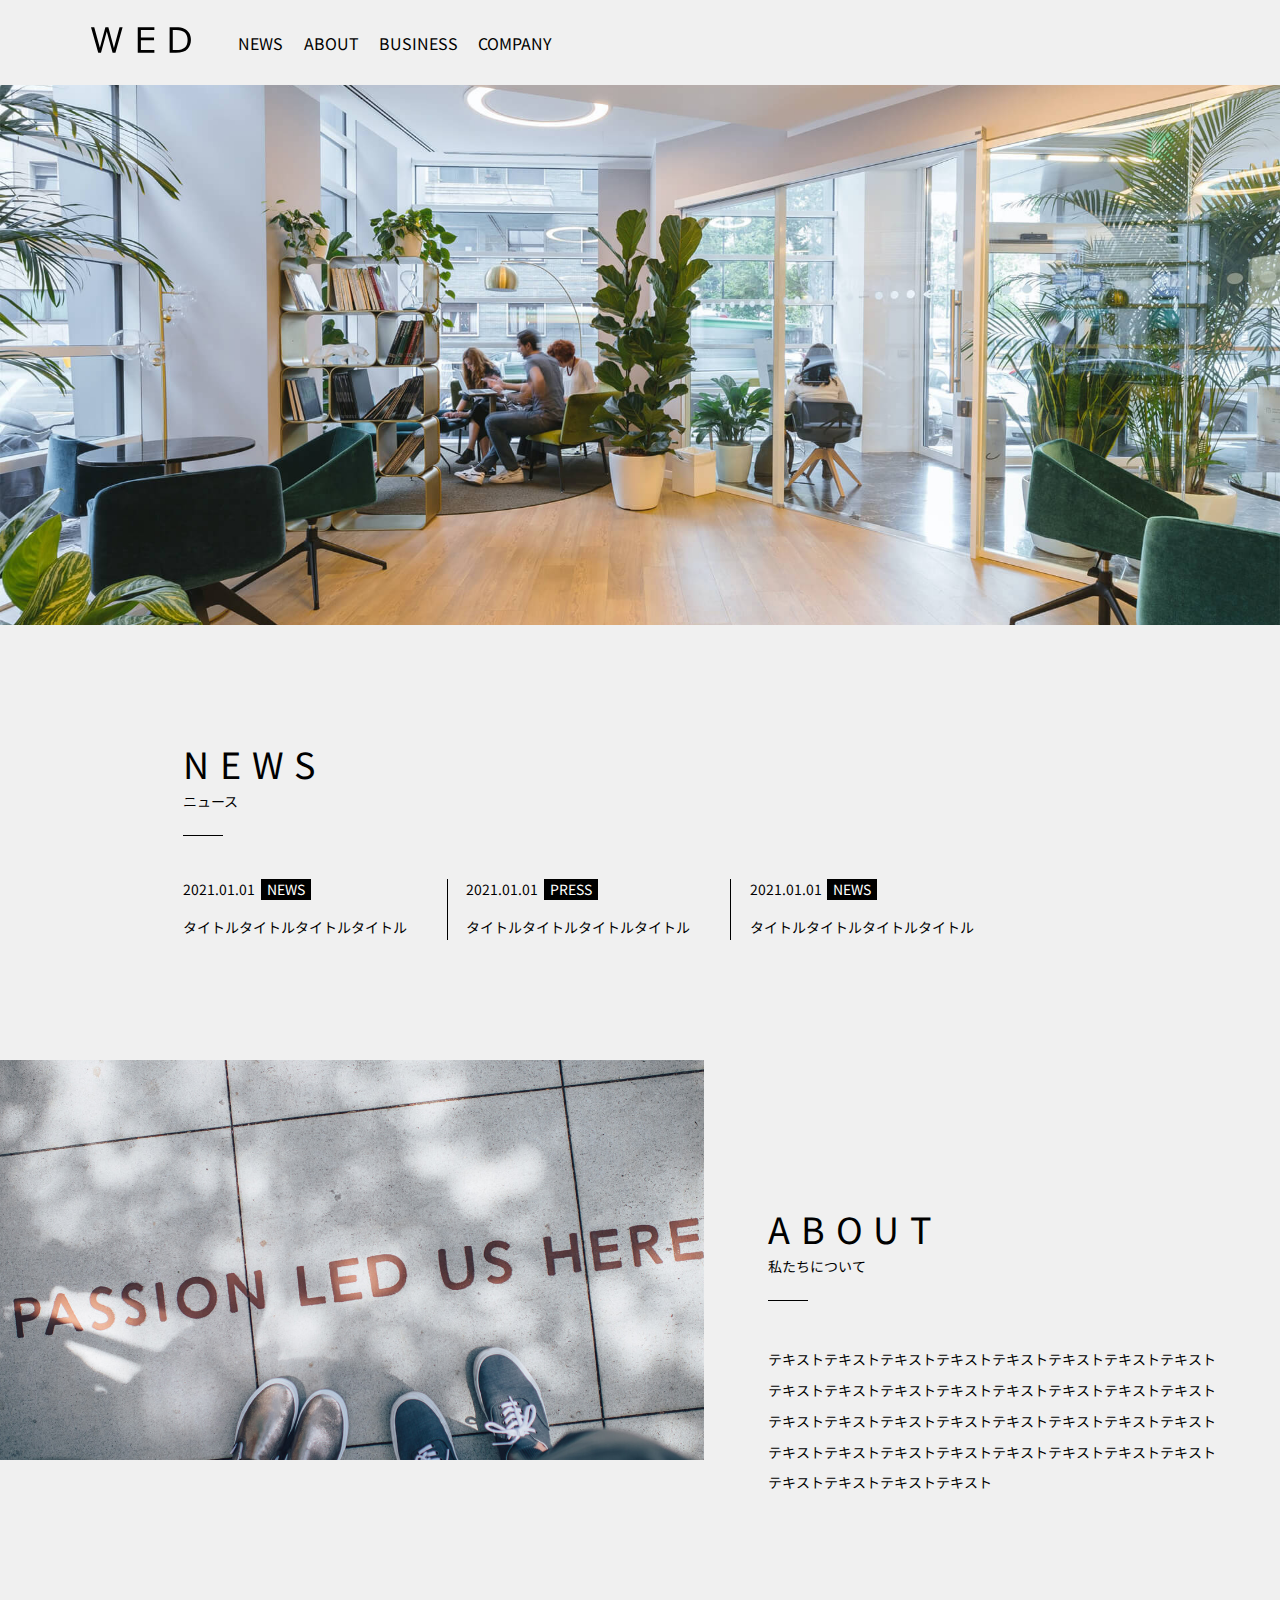
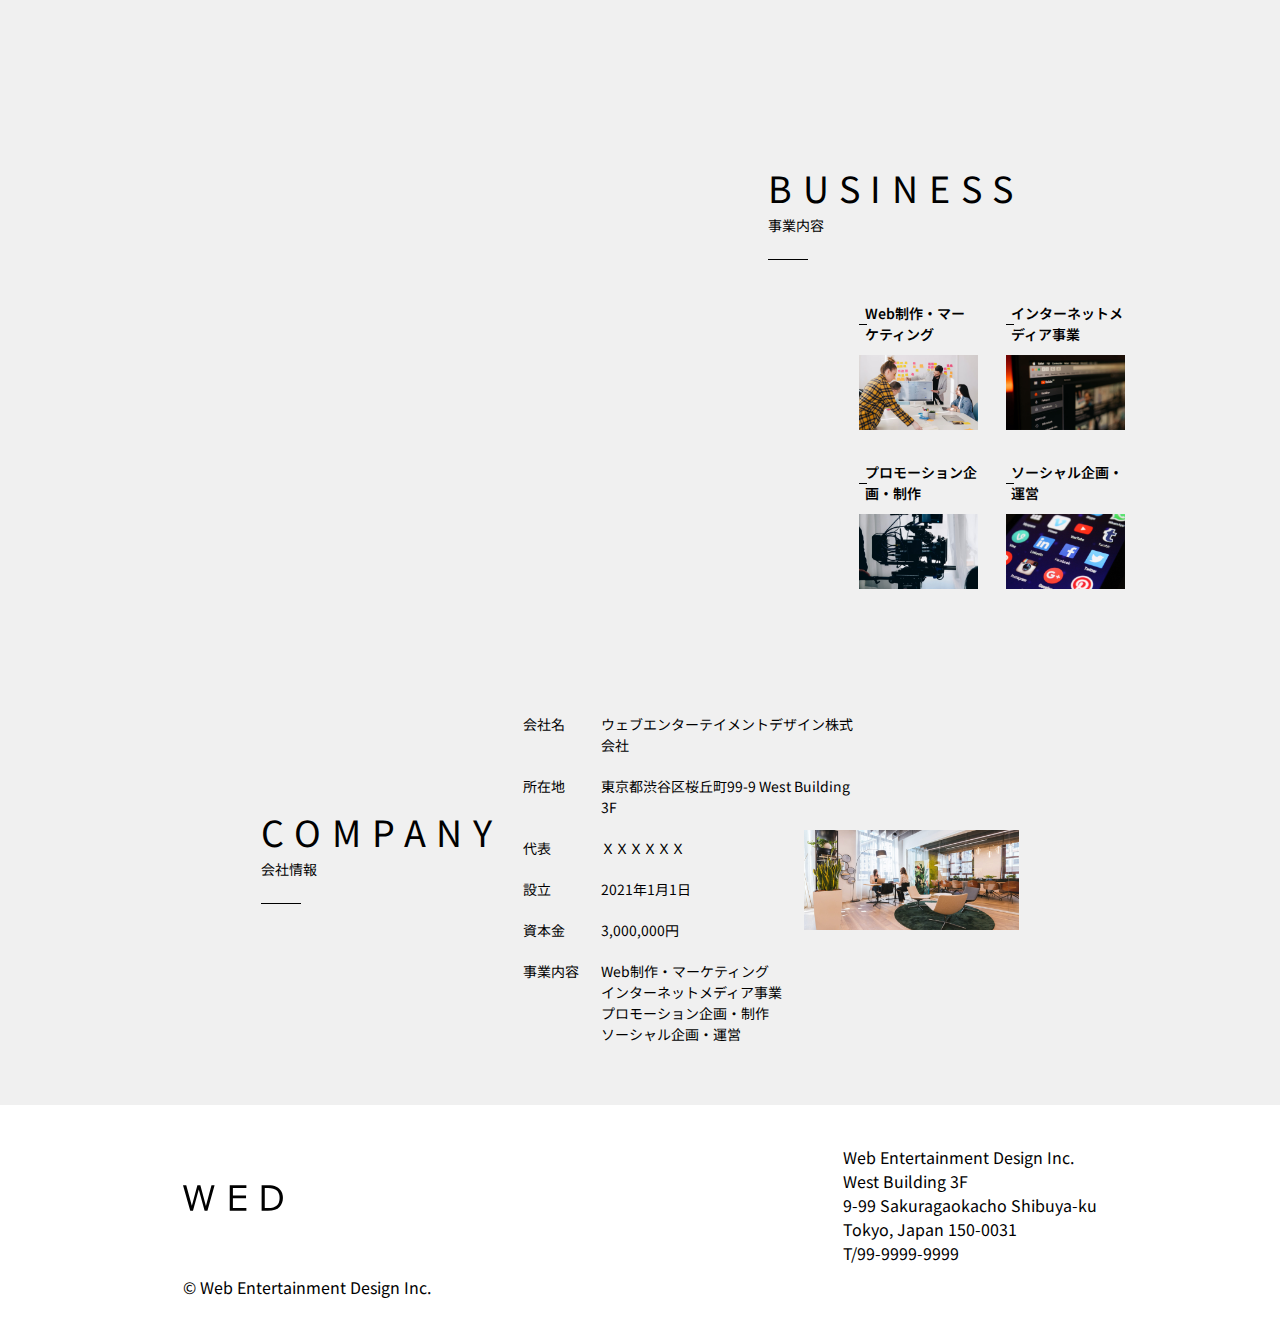
<file: index.html>
<!DOCTYPE html>
<html lang="ja">
<head>
  <meta charset="UTF-8">
  <meta name="viewport" content="width=device-width, initial-scale=1.0">
  <meta name="robots" content="noindex,nofollow">
  <title>Web Entertainment Design</title>
  <link rel="shortcut icon" href="./assets/img/favicon.ico" type="image/x-icon">
  <link rel="stylesheet" href="./assets/css/reset.css">
  <link rel="stylesheet" href="./assets/css/style.css">
  <!-- Google Fonts -->
  <link rel="preconnect" href="https://fonts.googleapis.com">
  <link rel="preconnect" href="https://fonts.gstatic.com" crossorigin>
  <link href="https://fonts.googleapis.com/css2?family=Noto+Sans+JP:wght@100..900&display=swap" rel="stylesheet">
</head>

<body>
  <header class="header">
    <div class="header__inner">
      <h1 class="header__logo">
        <a href="./" class="header__link">
          <img src="./assets/img/logo.svg" width="80" height="20" alt="Web Entertainment Design" class="header__image">
        </a>
      </h1>
      <nav class="g-nav">
        <ul class="g-nav__list">
          <li class="g-nav__item">
            <a href="#news" lang="en" class="g-nav__link">News</a>
          </li>
          <li class="g-nav__item">
            <a href="#about" lang="en" class="g-nav__link">About</a>
          </li>
          <li class="g-nav__item">
            <a href="#business" lang="en" class="g-nav__link">Business</a>
          </li>
          <li class="g-nav__item">
            <a href="#company" lang="en" class="g-nav__link">Company</a>
          </li>
        </ul>
      </nav>
    </div><!-- /.header__inner -->
  </header>

  <main class="main">
    <div class="main-visual">
      <img src="./assets/img/mainvisual.jpg" width="375" alt="" class="main-visual__image">
    </div>

    <!-- News -->
    <section id="news" class="news">
      <div class="l-inner">
        <h2 class="c-title">
          <span lang="en" class="c-title-en">News</span>
          <span class="c-title-ja">ニュース</span>
        </h2>
        <div class="news__contents">
          <dl class="news__list">
            <div class="news__item">
              <dt class="news__item-date">
                <time datetime="2021-01-01">2021.01.01</time>
                <span lang="en" class="news__item-label">News</span>
              </dt>
              <dd class="news__item-title">タイトルタイトルタイトルタイトル</dd>
            </div>
            <div class="news__item">
              <dt class="news__item-date">
                <time datetime="2021-01-01">2021.01.01</time>
                <span lang="en" class="news__item-label">Press</span>
              </dt>
              <dd class="news__item-title">タイトルタイトルタイトルタイトル</dd>
            </div>
            <div class="news__item">
              <dt class="news__item-date">
                <time datetime="2021-01-01">2021.01.01</time>
                <span lang="en" class="news__item-label">News</span>
              </dt>
              <dd class="news__item-title">タイトルタイトルタイトルタイトル</dd>
            </div>
          </dl>
        </div><!-- /.news__contents -->
      </div><!-- /.l-inner -->
    </section>

    <!-- About -->
    <section id="about" class="about">
      <div class="l-inner">
        <h2 class="c-title">
          <span lang="en" class="c-title-en">About</span>
          <span class="c-title-ja">私たちについて</span>
        </h2>
        <div class="about__contents">
          <p class="about__desc">
            テキストテキストテキストテキストテキストテキストテキストテキストテキストテキストテキストテキストテキストテキストテキストテキストテキストテキストテキストテキストテキストテキストテキストテキストテキストテキストテキストテキストテキストテキストテキストテキストテキストテキストテキストテキスト
          </p>
        </div><!-- /.about__contents -->
      </div><!-- /.l-inner -->
      <img src="./assets/img/about.jpg" width="1700" height="1500" alt="" class="about__image">
    </section>

    <!-- Business -->
    <section id="business" class="about">
      <div class="l-inner">
        <h2 class="c-title">
          <span lang="en" class="c-title-en">Business</span>
          <span class="c-title-ja">事業内容</span>
        </h2>
        <div class="business__contents">
          <ul class="business__list">
            <li class="business__item">
              <span class="business__item-label">Web制作・マーケティング</span>
              <img src="./assets/img/business1.jpg" alt="Web制作・マーケティング" class="business__item-image">
            </li>
            <li class="business__item">
              <span class="business__item-label">インターネットメディア事業</span>
              <img src="./assets/img/business2.jpg" alt="インターネットメディア事業" class="business__item-image">
            </li>
            <li class="business__item">
              <span class="business__item-label">プロモーション企画・制作</span>
              <img src="./assets/img/business3.jpg" alt="プロモーション企画・制作" class="business__item-image">
            </li>
            <li class="business__item">
              <span class="business__item-label">ソーシャル企画・運営</span>
              <img src="./assets/img/business4.jpg" alt="ソーシャル企画・運営" class="business__item-image">
            </li>
          </ul>
        </div><!-- /.business__contents -->
      </div><!-- /.l-inner -->
    </section>

    <!-- Company -->
    <section id="company" class="company">
      <div class="l-inner">
        <h2 class="c-title">
          <span lang="en" class="c-title-en">Company</span>
          <span class="c-title-ja">会社情報</span>
        </h2>
        <div class="company__contents">
          <dl class="company__info-list">
            <div class="company__info-item">
              <dt class="company__term">会社名</dt>
              <dd class="company__definition">ウェブエンターテイメントデザイン株式会社</dd>
            </div>
            <div class="company__info-item">
              <dt class="company__term">所在地</dt>
              <dd class="company__definition">東京都渋谷区桜丘町99-9 West Building 3F</dd>
            </div>
            <div class="company__info-item">
              <dt class="company__term">代表</dt>
              <dd class="company__definition">ＸＸＸＸＸＸ</dd>
            </div>
            <div class="company__info-item">
              <dt class="company__term">設立</dt>
              <dd class="company__definition"><time datetime="">2021年1月1日</time></dd>
            </div>
            <div class="company__info-item">
              <dt class="company__term">資本金</dt>
              <dd class="company__definition">3,000,000円</dd>
            </div>
            <div class="company__info-item">
              <dt class="company__term">事業内容</dt>
              <dd class="company__definition">
                <ul>
                  <li>Web制作・マーケティング</li>
                  <li>インターネットメディア事業</li>
                  <li>プロモーション企画・制作</li>
                  <li>ソーシャル企画・運営</li>
                </ul>
              </dd>
            </div>
          </dl>
        </div><!-- /.company__contents -->
        <img src="./assets/img/company.jpg" width="343" height="100" alt="" class="company__image">
      </div><!-- /.l-inner -->
    </section>
  </main>

  <footer class="footer">
    <div class="footer__inner">
      <div class="footer__logo">
        <a href="./" class="footer__link">
          <img src="./assets/img/logo.svg" width="80" height="20" alt="" class="footer__image">
        </a>
      </div>
      <address>
        <p>
          Web Entertainment Design Inc.<br>
          West Building 3F<br>
          9-99 Sakuragaokacho Shibuya-ku<br>
          Tokyo, Japan 150-0031<br>
          T/99-9999-9999<br>
        </p>
      </address>
      <small class="footer__copyrught">&copy; Web Entertainment Design Inc.</small>
    </div><!-- /.footer__inner -->
  </footer>
</body>
</html>
</file>
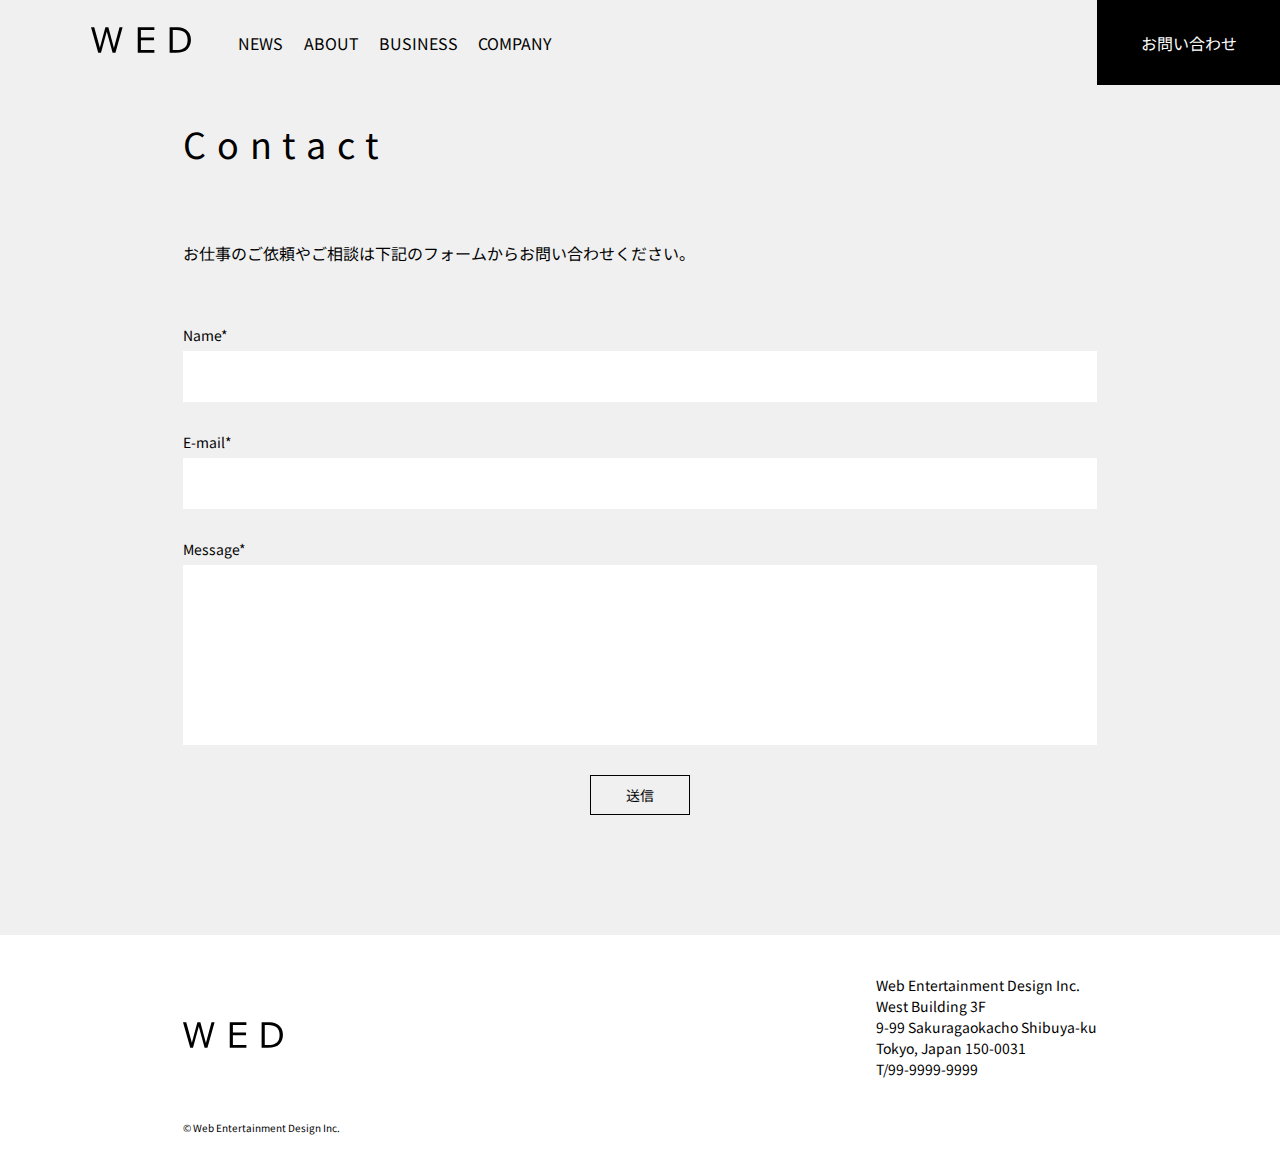
<file: contact.html>
<!DOCTYPE html>
<html lang="ja">
<head>
  <meta charset="UTF-8">
  <meta name="viewport" content="width=device-width, initial-scale=1.0">
  <meta name="robots" content="noindex,nofollow">
  <title>Contact</title>
  <link rel="shortcut icon" href="./assets/img/favicon.ico" type="image/x-icon">
  <link rel="stylesheet" href="./assets/css/reset.css">
  <link rel="stylesheet" href="./assets/css/style.css">
  <!-- Google Fonts -->
  <link rel="preconnect" href="https://fonts.googleapis.com">
  <link rel="preconnect" href="https://fonts.gstatic.com" crossorigin>
  <link href="https://fonts.googleapis.com/css2?family=Noto+Sans+JP:wght@100..900&display=swap" rel="stylesheet">
</head>

<body>
  <header class="header">
    <div class="header__inner">
      <div class="header__logo">
        <a href="./" class="header__link">
          <img src="./assets/img/logo.svg" width="100" height="26" alt="Web Entertainment Design" class="header__image">
        </a>
      </div>
      <nav class="g-nav">
        <ul class="g-nav__list">
          <li class="g-nav__item">
            <a href="#news" lang="en" class="g-nav__link">News</a>
          </li>
          <li class="g-nav__item">
            <a href="#about" lang="en" class="g-nav__link">About</a>
          </li>
          <li class="g-nav__item">
            <a href="#business" lang="en" class="g-nav__link">Business</a>
          </li>
          <li class="g-nav__item">
            <a href="#company" lang="en" class="g-nav__link">Company</a>
          </li>
        </ul>
      </nav>
      <a href="" class="header__contact">お問い合わせ</a>
    </div><!-- /.header__inner -->
  </header>

  <main>
    <section class="contact-page">
      <div class="l-inner">
        <h1 class="c-title-en contact-page__heading">Contact</h1>
        <div class="contact-page__contents">
          <p class="contact-page__desc">
            お仕事のご依頼やご相談は下記のフォームからお問い合わせください。
          </p>
          <form action="" class="contact-page__form">
            <div class="contact-page__form-item">
              <span class="contact-page__form-label">Name&#42;</span>
              <input type="text" class="contact-page__form-input">
            </div>
            <div class="contact-page__form-item">
              <span class="contact-page__form-label">E-mail&#42;</span>
              <input type="email" class="contact-page__form-input">
            </div>
            <div class="contact-page__form-item">
              <span class="contact-page__form-label">Message&#42;</span>
              <textarea class="contact-page__form-textarea"></textarea>
            </div>
            <button type="submit" class="contact-page__form-button">送信</button>
          </form>
        </div><!-- /.contact-page__contents -->
      </div><!-- /.l-inner -->
    </section>
  </main>

  <footer class="footer">
    <div class="footer__inner">
      <div class="footer__logo">
        <a href="./" class="footer__link">
          <img src="./assets/img/logo.svg" width="100" height="26" alt="" class="footer__image">
        </a>
      </div>
      <address class="footer__address">
        <p>
          Web Entertainment Design Inc.<br>
          West Building 3F<br>
          9-99 Sakuragaokacho Shibuya-ku<br>
          Tokyo, Japan 150-0031<br>
          T/99-9999-9999<br>
        </p>
      </address>
      <small class="footer__copyright">&copy; Web Entertainment Design Inc.</small>
    </div><!-- /.footer__inner -->
  </footer>
</body>
</html>
</file>
<file: assets/css/style.css>
@charset "UTF-8";

/*=====================
  共通
=====================*/
:root {
  --bg-color-body: #f0f0f0;
  --text-color: #000;
  --title-line-color: #000;
  --bg-color-label: #000;
  --text-color-label: #fff;
  --bg-color-footer: #fff;
}

[lang='en'] {
  text-transform: uppercase;
}

body {
  background-color: var(--bg-color-body);
  font-family: 'Noto Sans JP', sans-serif;
}

/* コンポーネント */
.c-title {
  position: relative;
  margin-bottom: 70px;
}
@media (min-width: 900px) {
  .c-title {
    margin-bottom: 67px;
  }
}

.c-title::after {
  position: absolute;
  left: 0;
  bottom: -24px;
  content: '';
  width: 40px;
  height: 1px;
  background-color: var(--title-line-color);
}

.c-title-en {
  display: block;
  margin-bottom: 10px;
  font-size: 2.25rem;
  line-height: 1;
  letter-spacing: 0.3em;
  white-space: nowrap;
}

.c-title-ja {
  display: block;
  font-size: 0.875rem;
  line-height: 1.5;
}

.c-page-title {
}

/* レイアウト */
.l-inner {
  padding: 0 4.27%;
}

/* ユーティリティ */
.sr-only {
  position: absolute;
  width: 1px;
  height: 1px;
  padding: 0;
  margin: -1px;
  overflow: hidden;
  clip: rect(0, 0, 0, 0);
  white-space: nowrap;
  border: 0;
}

/*=====================
  ヘッダー
=====================*/
.header__inner {
  padding: 18px 10.13% 18px 4.27%;
}
@media (min-width: 900px) {
  .header__inner {
    position: relative;
    display: flex;
    align-items: center;
    gap: 4.29%;
    padding: 27px 7.14% 27px 7.14%;
  }
}

.header__image {
  width: 80px;
  height: 20px;
}
@media (min-width: 900px) {
  .header__image {
    width: 100px;
    height: 26px;
  }
}

.g-nav__list {
  display: flex;
  gap: 8%;
}

.header__contact {
  display: none;
}
@media (min-width: 900px) {
  .header__contact {
    position: absolute;
    display: flex;
    flex-direction: column;
    justify-content: center;
    align-items: center;
    top: 0;
    right: 0;
    width: 14.29%;
    height: 100%;
    color: #fff;
    background-color: #000;
  }
}

/*=====================
  メインコンテンツ
=====================*/
/* メインビジュアル */
.main-visual__image {
  display: block;
  width: 100%;
  height: 600px;
  object-fit: cover;
  padding-bottom: 40px;
}
@media (min-width: 900px) {
  .main-visual__image {
    padding-bottom: 60px;
  }
}

/* News */
.news {
  padding-top: 40px;
  padding-bottom: 45px;
}
@media (min-width: 900px) {
  .news {
    padding-top: 60px;
    padding-bottom: 60px;
  }

  .news .l-inner {
    padding: 0 14.29vw;
  }
}

.news__list {
  display: flex;
  flex-direction: column;
  gap: 40px;
}
@media (min-width: 900px) {
  .news__list {
    flex-direction: row;
    gap: 40px;
  }
}

.news__item {
  display: flex;
  flex-direction: column;
  gap: 16px;
  font-size: 0.875rem;
}
@media (min-width: 900px) {
  .news__item:not(:first-of-type) {
    padding-left: 1.43vw;
    border-left: 1px solid #000;
  }
}

.news__item-date {
  display: flex;
  align-items: center;
  gap: 2.67%;
  line-height: 1.5;
}

.news__item-label {
  display: inline-flex;
  flex-direction: column;
  justify-content: center;
  align-items: center;
  padding: 0 6px;
  background-color: var(--bg-color-label);
  color: var(--text-color-label);
}

.news__item-title {
  line-height: 1.714;
}

/* About */
.about {
  display: flex;
  flex-direction: column-reverse;
  gap: 30px;
  padding-top: 45px;
  padding-bottom: 40px;
}
@media (min-width: 900px) {
  .about {
    flex-direction: row-reverse;
    justify-content: flex-start;
    gap: 0;
    padding-top: 60px;
    padding-bottom: 60px;
  }

  .about .l-inner {
    width: 45vw;
    padding: 16.7vh 5vw 0;
  }
}

.about__desc {
  font-size: 0.875rem;
  line-height: 2.2;
}

.about__image {
  height: 300px;
  width: auto;
  max-width: 100%;
  object-fit: cover;
}
@media (min-width: 900px) {
  .about__image {
    width: 55vw;
    height: 400px;
  }
}

/* Business */
.business {
  padding-top: 40px;
  padding-bottom: 40px;
}
@media (min-width: 900px) {
  .business {
    padding-top: 60px;
    padding-bottom: 60px;
  }

  .business .l-inner {
    padding: 0 14.29vw;
  }
}

.business__list {
  display: flex;
  flex-direction: column;
  align-items: center;
  gap: 30px;
}
@media (min-width: 900px) {
  .business__contents {
    padding: 0 7.14vw;
  }

  .business__list {
    display: grid;
    grid-template-columns: repeat(2, 1fr);
    justify-items: center;
    align-items: start;
    gap: 2.14vw;
    max-width: 800px;
    width: 100%;
    margin: 0 auto;
  }
}

@media (min-width: 900px) {
  .business__item--web {
    order: 1;
    padding-top: 120px;
  }

  .business__item--media {
    order: 3;
  }

  .business__item--promotion {
    order: 2;
    flex-grow: 0;
  }

  .business__item--sns {
    order: 4;
    margin-top: -120px;
  }
}

.business__item-label {
  position: relative;
  display: block;
  padding-left: 4.8%;
  margin-bottom: 10px;
  font-size: 0.875rem;
  font-weight: 600;
  line-height: 1.5;
}

.business__item-label::before {
  position: absolute;
  content: '';
  width: 8px;
  height: 1px;
  background-color: var(--text-color);
  top: 50%;
  left: 0;
}

.business__item-image {
  width: 100%;
  object-fit: cover;
}

/* Company */
.company {
  padding-top: 40px;
}
@media (min-width: 900px) {
  .company {
    padding-top: 60px;
    padding-bottom: 60px;
  }
}

.company .l-inner {
  display: flex;
  flex-direction: column;
  justify-content: center;
  gap: 20px;
}
@media (min-width: 900px) {
  .company .l-inner {
    flex-direction: row;
    align-items: center;
    max-width: 900px;
    padding: 0 13.14vw;
    margin: 0 auto;
  }
}

.white-wrapper {
  padding: 40px 5.33%;
  background-color: #fff;
}
@media (min-width: 900px) {
  .white-wrapper {
    padding: 100px 10vw 100px 4.43vw;
    background-color: #fff;
  }
}

.company__info-list {
  display: flex;
  flex-direction: column;
  gap: 20px;
  font-size: 0.875rem;
  line-height: 1.5;
}
@media (min-width: 900px) {
  .company__info-list {
    width: 26.14vw;
  }

  .company__info-item {
    display: flex;
    justify-content: space-between;
  }
}

.company__definition {
  padding-left: 3.73%;
}
@media (min-width: 900px) {
  .company__definition {
    width: 76.78%;
    padding-left: 0;
  }
}

.company-business__list {
  display: flex;
  flex-direction: column;
  gap: 5px;
}

.company__image {
  width: 100%;
  object-fit: cover;
}
@media (min-width: 900px) {
  .company__image {
    max-width: 547px;
    width: auto;
    margin-left: -5.71vw;
  }
}
/*=====================
  フッター
=====================*/
.footer {
  background-color: var(--bg-color-footer);
}

.footer__inner {
  gap: 10px;
  padding: 48px 4.27% 20px;
}
@media (min-width: 900px) {
  .footer__inner {
    display: grid;
    grid-template-columns: repeat(2, auto);
    justify-content: space-between;
    align-items: center;
    padding: 40px 14.29vw 20px;
  }
}

.footer__logo {
  margin-bottom: 10px;
}

.footer__image {
  width: 80px;
  height: 20px;
}
@media (min-width: 900px) {
  .footer__image {
    width: 100px;
    height: 26px;
  }
}

.footer__address {
  margin-bottom: 30px;
  font-size: 0.875rem;
  line-height: 1.5;
}

.footer__copyright {
  font-size: 0.625rem;
  line-height: 1.5;
}

/*=====================
  Newsページ
=====================*/
.news-page {
  padding-bottom: 120px;
}
@media (min-width: 900px) {
  .news-page .l-inner {
    padding: 0 14.29vw;
  }
}

.news-page__heading {
  padding-top: 40px;
  padding-bottom: 50px;
  margin-bottom: 0;
}

.tab-list,
.tab-content {
  display: flex;
  width: 100%;
}

.tab-list {
  margin-bottom: 40px;
}

.tab-item {
  width: 50vw;
  padding-bottom: 20px;
  font-size: 0.875rem;
  line-height: 1.5;
  text-align: center;
  cursor: pointer;
  border-bottom: 1px solid #000;
}
@media (min-width: 900px) {
  .tab-item:nth-of-type(1) {
    width: 17.14vw;
  }

  .tab-item:nth-of-type(2) {
    width: 82.86vw;
    padding-left: 5.14vw;
    text-align: left;
  }
}

.tab-item.active {
  border-bottom: 3px solid #000;
}

.tab-content,
.tab-panel {
  border-radius: 8px;
  width: 100%;
}

.tab-panel {
  display: none;
}

.tab-panel.active {
  display: block;
}

.news-page__item {
  padding-bottom: 40px;
  border-bottom: 1px solid #ccc;
}
@media (min-width: 900px) {
  .news-page__item {
    padding-bottom: 50px;
  }
}

.news-page__list {
  display: flex;
  flex-direction: column;
  gap: 40px;
}
@media (min-width: 900px) {
  .news__list {
    flex-direction: row;
    gap: 40px;
  }
}

.news-page__item {
  display: flex;
  flex-direction: column;
  gap: 16px;
  font-size: 0.875rem;
}

.news-page__item-date {
  display: flex;
  align-items: center;
  gap: 2.67%;
  line-height: 1.5;
}

.news-page__item-label {
  display: inline-flex;
  flex-direction: column;
  justify-content: center;
  align-items: center;
  padding: 0 6px;
  background-color: var(--bg-color-label);
  color: var(--text-color-label);
}

.news-page__item-title {
  line-height: 1.714;
}

/*=====================
  Contactページ
=====================*/
.contact-page {
  padding-bottom: 120px;
}
@media (min-width: 900px) {
  .contact-page .l-inner {
    padding: 0 14.29vw;
  }
}

.contact-page__heading {
  padding-top: 40px;
  padding-bottom: 20px;
  margin-bottom: 0;
}
@media (min-width: 900px) {
  .contact-page__heading {
    padding-bottom: 40px;
  }
}

.contact-page__contents {
  padding-top: 20px;
}
@media (min-width: 900px) {
  .contact-page__contents {
    padding-top: 40px;
  }
}

.contact-page__desc {
  padding-bottom: 20px;
}
@media (min-width: 900px) {
  .contact-page__desc {
    padding-bottom: 30px;
  }
}

.contact-page__form {
  display: flex;
  flex-direction: column;
  align-items: center;
  gap: 30px;
  padding-top: 20px;
  font-size: 0.875em;
  line-height: 1.5;
}
@media (min-width: 900px) {
  .contact-page__form {
    padding-top: 30px;
  }
}

.contact-page__form-item {
  display: flex;
  width: 100%;
  flex-direction: column;
  gap: 5px;
}

.contact-page__form-input,
.contact-page__form-textarea {
  display: block;
  background-color: #fff;
}

.contact-page__form-input {
  height: 51px;
}

.contact-page__form-textarea {
  height: 180px;
}

.contact-page__form-button {
  display: flex;
  flex-direction: column;
  justify-content: center;
  align-items: center;
  width: 100px;
  height: 40px;
  border: 1px solid #000;
}
</file>
